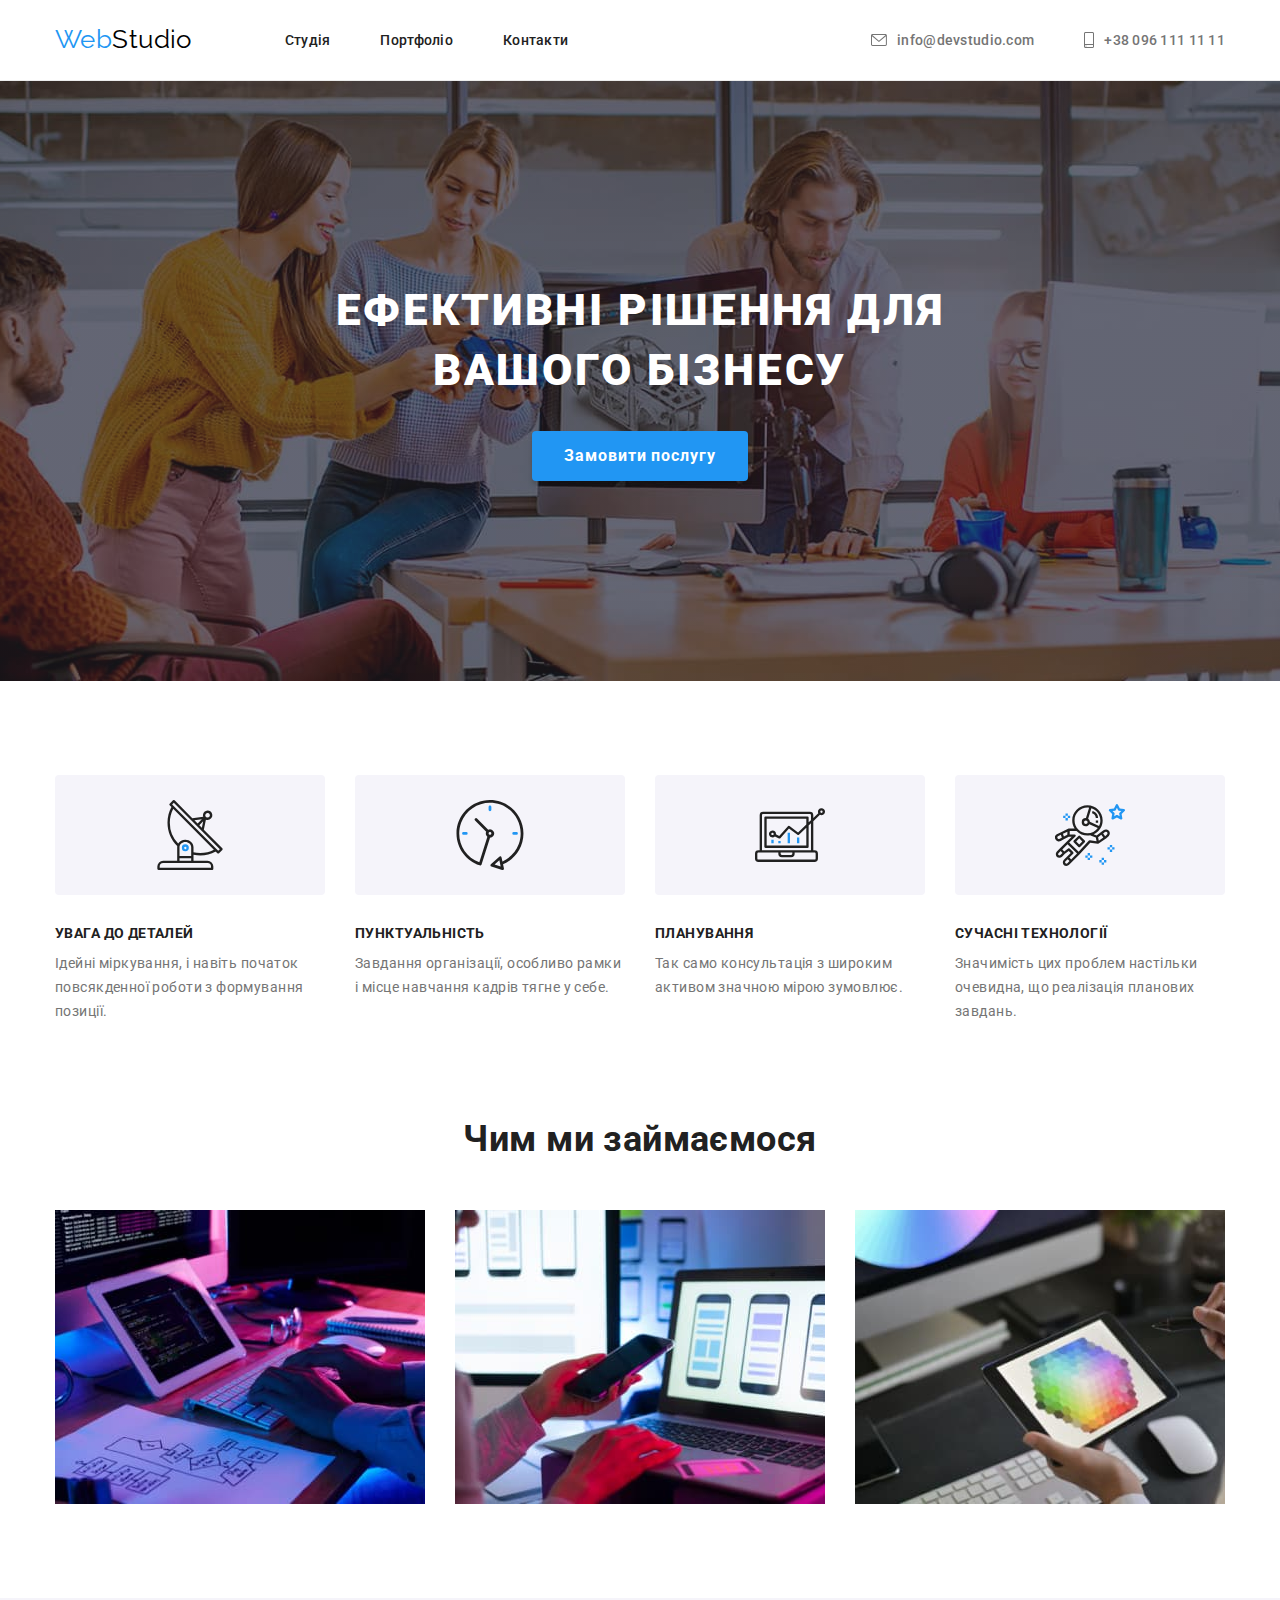
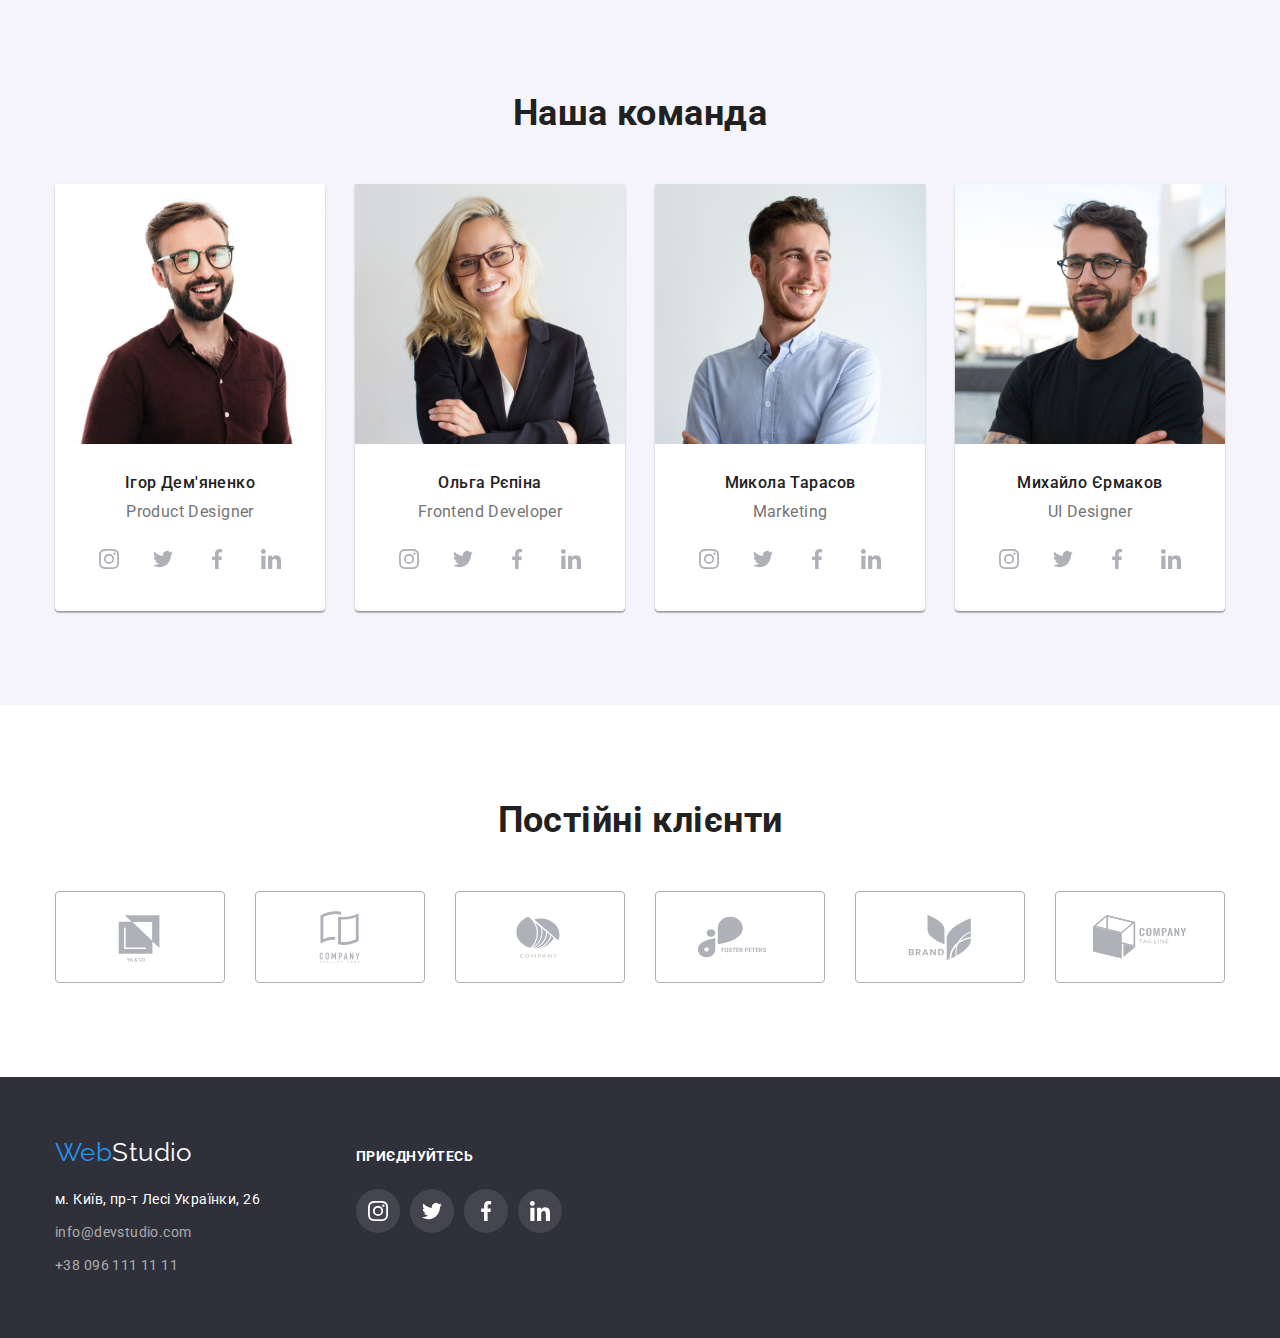
<file: index.html>
<!DOCTYPE html>
<html lang="uk">
  <head>
    <link
      href="https://fonts.googleapis.com/css2?family=Raleway:wght@700&family=Roboto:wght@400;500;700;900&display=swap"
      rel="stylesheet"
    />

    <meta charset="UTF-8" />
    <meta http-equiv="X-UA-Compatible" content="IE=edge" />
    <meta name="viewport" content="width=device-width, initial-scale=1.0" />
    <title>Студія</title>

    <link
      rel="stylesheet"
      href="https://cdnjs.cloudflare.com/ajax/libs/modern-normalize/1.1.0/modern-normalize.min.css"
    />
    <link rel="stylesheet" href="./css/styles.css" />
  </head>

  <body>
    <!-- HEADER -->
    <header class="header">
      <div class="container">
        <nav class="main-nav">
          <a href="/" class="logo"><span class="logo-blue-part">Web</span>Studio</a>
          <ul class="site-nav list">
            <li class="item">
              <a href="./index.html" class="header-menu current">Студія</a>
            </li>
            <li class="item">
              <a href="./portfolio.html" class="header-menu">Портфоліо</a>
            </li>
            <li class="item">
              <a href="#" class="header-menu">Контакти</a>
            </li>
          </ul>
        </nav>

        <ul class="list header-contacts">
          <li class="item">
            <a href="mailto:info@devstudio.com" class="contact-mail link">
              <svg class="icon" width="16" height="12">
                <use href="./images/icons.svg#envelope"></use>
              </svg>
              info@devstudio.com
            </a>
          </li>

          <li class="item">
            <a href="tel:+380961111111" class="contact-phone link">
              <svg class="icon" width="10" height="16">
                <use href="./images/icons.svg#smartphone"></use>
              </svg>
              +38 096 111 11 11
            </a>
          </li>
        </ul>
      </div>
    </header>

    <main>
      <!-- HERO -->
      <section class="hero">
        <div class="container">
          <h1 class="hero-title">Ефективні рішення для<br />вашого бізнесу</h1>
          <button type="button" class="hero-btn">Замовити послугу</button>
        </div>
      </section>

      <!-- ADVANTAGES -->
      <section class="advantages section">
        <div class="container">
          <h2 class="visually-hidden">Переваги</h2>

          <ul class="list">
            <li class="advantages-unit">
              <div class="icon-field">
                <svg width="70" height="70">
                  <use href="./images/icons.svg#antenna"></use>
                </svg>
              </div>
              <h3 class="advantages-title">УВАГА ДО ДЕТАЛЕЙ</h3>
              <p class="advantages-description">
                Ідейні міркування, і навіть початок повсякденної роботи з формування позиції.
              </p>
            </li>

            <li class="advantages-unit">
              <div class="icon-field">
                <svg width="70" height="70">
                  <use href="./images/icons.svg#clock"></use>
                </svg>
              </div>
              <h3 class="advantages-title">ПУНКТУАЛЬНІСТЬ</h3>
              <p class="advantages-description">
                Завдання організації, особливо рамки і місце навчання кадрів тягне у себе.
              </p>
            </li>

            <li class="advantages-unit">
              <div class="icon-field">
                <svg width="70" height="70">
                  <use href="./images/icons.svg#diagram"></use>
                </svg>
              </div>
              <h3 class="advantages-title">ПЛАНУВАННЯ</h3>
              <p class="advantages-description">
                Так само консультація з широким активом значною мірою зумовлює.
              </p>
            </li>

            <li class="advantages-unit">
              <div class="icon-field">
                <svg width="70" height="70">
                  <use href="./images/icons.svg#astronaut"></use>
                </svg>
              </div>
              <h3 class="advantages-title">СУЧАСНІ ТЕХНОЛОГІЇ</h3>
              <p class="advantages-description">
                Значимість цих проблем настільки очевидна, що реалізація планових завдань.
              </p>
            </li>
          </ul>
        </div>
      </section>

      <!-- ABOUT -->
      <section class="about section">
        <div class="container">
          <h2 class="title">Чим ми займаємося</h2>

          <ul class="list">
            <li class="about-unit">
              <img
                class="picture"
                src="./images/developer.jpg"
                alt="Написання кода по алгоритму"
                width="370"
                height="294"
              />
            </li>

            <li class="about-unit">
              <img
                class="picture"
                src="./images/mobile-application-development.jpg"
                alt="Розробка мобільного додатка"
                width="370"
                height="294"
              />
            </li>

            <li class="about-unit">
              <img
                class="picture"
                src="./images/color-palette.jpg"
                alt="Палітра кольорів на планшеті"
                width="370"
                height="294"
              />
            </li>
          </ul>
        </div>
      </section>

      <!-- STAFF -->
      <section class="staff section">
        <div class="container">
          <h2 class="title">Наша команда</h2>

          <ul class="list">
            <li class="staff-unit">
              <img
                class="picture"
                src="./images/igor-demianenko.jpg"
                alt="Ігор Дем'яненко"
                width="270"
                height="260"
              />
              <div class="content">
                <h3 class="staff-name">Ігор Дем'яненко</h3>
                <p class="staff-role">Product Designer</p>

                <ul class="statt-icon">
                  <li>
                    <a href="#" rel="noreferrer noopener nofollow" class="icon">
                      <svg width="20" height="20">
                        <use href="./images/icons.svg#instagram"></use>
                      </svg>
                    </a>
                  </li>

                  <li>
                    <a href="#" rel="noreferrer noopener nofollow" class="icon">
                      <svg width="20" height="20">
                        <use href="./images/icons.svg#twitter"></use>
                      </svg>
                    </a>
                  </li>

                  <li>
                    <a href="#" rel="noreferrer noopener nofollow" class="icon">
                      <svg width="20" height="20">
                        <use href="./images/icons.svg#facebook"></use>
                      </svg>
                    </a>
                  </li>

                  <li>
                    <a href="#" rel="noreferrer noopener nofollow" class="icon">
                      <svg width="20" height="20">
                        <use href="./images/icons.svg#linkedin"></use>
                      </svg>
                    </a>
                  </li>
                </ul>
              </div>
            </li>

            <li class="staff-unit">
              <img
                class="picture"
                src="./images/olga-repina.jpg"
                alt="Ольга Рєпіна"
                width="270"
                height="260"
              />
              <div class="content">
                <h3 class="staff-name">Ольга Рєпіна</h3>
                <p class="staff-role">Frontend Developer</p>

                <ul class="statt-icon">
                  <li>
                    <a href="#" rel="noreferrer noopener nofollow" class="icon">
                      <svg width="20" height="20">
                        <use href="./images/icons.svg#instagram"></use>
                      </svg>
                    </a>
                  </li>

                  <li>
                    <a href="#" rel="noreferrer noopener nofollow" class="icon">
                      <svg width="20" height="20">
                        <use href="./images/icons.svg#twitter"></use>
                      </svg>
                    </a>
                  </li>

                  <li>
                    <a href="#" rel="noreferrer noopener nofollow" class="icon">
                      <svg width="20" height="20">
                        <use href="./images/icons.svg#facebook"></use>
                      </svg>
                    </a>
                  </li>

                  <li>
                    <a href="#" rel="noreferrer noopener nofollow" class="icon">
                      <svg width="20" height="20">
                        <use href="./images/icons.svg#linkedin"></use>
                      </svg>
                    </a>
                  </li>
                </ul>
              </div>
            </li>

            <li class="staff-unit">
              <img
                class="picture"
                src="./images/mykola-tarasov.jpg"
                alt="Микола Тарасов"
                width="270"
                height="260"
              />
              <div class="content">
                <h3 class="staff-name">Микола Тарасов</h3>
                <p class="staff-role">Marketing</p>

                <ul class="statt-icon">
                  <li>
                    <a href="#" rel="noreferrer noopener nofollow" class="icon">
                      <svg width="20" height="20">
                        <use href="./images/icons.svg#instagram"></use>
                      </svg>
                    </a>
                  </li>

                  <li>
                    <a href="#" rel="noreferrer noopener nofollow" class="icon">
                      <svg width="20" height="20">
                        <use href="./images/icons.svg#twitter"></use>
                      </svg>
                    </a>
                  </li>

                  <li>
                    <a href="#" rel="noreferrer noopener nofollow" class="icon">
                      <svg width="20" height="20">
                        <use href="./images/icons.svg#facebook"></use>
                      </svg>
                    </a>
                  </li>

                  <li>
                    <a href="#" rel="noreferrer noopener nofollow" class="icon">
                      <svg width="20" height="20">
                        <use href="./images/icons.svg#linkedin"></use>
                      </svg>
                    </a>
                  </li>
                </ul>
              </div>
            </li>

            <li class="staff-unit">
              <img
                class="picture"
                src="./images/mykhailo-ermakov.jpg"
                alt="Михайло Єрмаков"
                width="270"
                height="260"
              />
              <div class="content">
                <h3 class="staff-name">Михайло Єрмаков</h3>
                <p class="staff-role">UI Designer</p>

                <ul class="statt-icon">
                  <li>
                    <a href="#" rel="noreferrer noopener nofollow" class="icon">
                      <svg width="20" height="20">
                        <use href="./images/icons.svg#instagram"></use>
                      </svg>
                    </a>
                  </li>

                  <li>
                    <a href="#" rel="noreferrer noopener nofollow" class="icon">
                      <svg width="20" height="20">
                        <use href="./images/icons.svg#twitter"></use>
                      </svg>
                    </a>
                  </li>

                  <li>
                    <a href="#" rel="noreferrer noopener nofollow" class="icon">
                      <svg width="20" height="20">
                        <use href="./images/icons.svg#facebook"></use>
                      </svg>
                    </a>
                  </li>

                  <li>
                    <a href="#" rel="noreferrer noopener nofollow" class="icon">
                      <svg width="20" height="20">
                        <use href="./images/icons.svg#linkedin"></use>
                      </svg>
                    </a>
                  </li>
                </ul>
              </div>
            </li>
          </ul>
        </div>
      </section>

      <!-- CLIENTS -->
      <section class="clients-section section">
        <div class="container">
          <h2 class="title">Постійні клієнти</h2>
          <ul class="clients">
            <li class="client-icon">
              <a href="#" rel="noreferrer noopener nofollow" class="icon">
                <svg width="106" height="60">
                  <use href="./images/icons.svg#client-one"></use>
                </svg>
              </a>
            </li>
            <li class="client-icon">
              <a href="#" rel="noreferrer noopener nofollow" class="icon">
                <svg width="106" height="60">
                  <use href="./images/icons.svg#client-two"></use>
                </svg>
              </a>
            </li>
            <li class="client-icon">
              <a href="#" rel="noreferrer noopener nofollow" class="icon">
                <svg width="106" height="60">
                  <use href="./images/icons.svg#client-three"></use>
                </svg>
              </a>
            </li>
            <li class="client-icon">
              <a href="#" rel="noreferrer noopener nofollow" class="icon">
                <svg width="106" height="60">
                  <use href="./images/icons.svg#client-four"></use>
                </svg>
              </a>
            </li>
            <li class="client-icon">
              <a href="#" rel="noreferrer noopener nofollow" class="icon">
                <svg width="106" height="60">
                  <use href="./images/icons.svg#client-five"></use>
                </svg>
              </a>
            </li>
            <li class="client-icon">
              <a href="#" rel="noreferrer noopener nofollow" class="icon">
                <svg width="106" height="60">
                  <use href="./images/icons.svg#client-six"></use>
                </svg>
              </a>
            </li>
          </ul>
        </div>
      </section>
    </main>

    <!-- FOOTER -->
    <footer class="footer">
      <div class="container">
        <div>
          <a href="/" class="logo"><span class="logo-blue-part">Web</span>Studio</a>
          <address>
            <ul class="list footer-contacts">
              <li class="item">
                <a href="#" class="footer-location">м. Київ, пр-т Лесі Українки, 26</a>
              </li>
              <li class="item">
                <a href="mailto:info@devstudio.com" class="footer-mail">info@devstudio.com</a>
              </li>
              <li class="item">
                <a href="tel:+380961111111" class="footer-phone">+38 096 111 11 11</a>
              </li>
            </ul>
          </address>
        </div>

        <div class="join-us">
          <p class="join">приєднуйтесь</p>

          <ul class="footer-icons">
            <li>
              <a href="#" rel="noreferrer noopener nofollow" class="join-icon">
                <svg width="20" height="20">
                  <use href="./images/icons.svg#instagram"></use>
                </svg>
              </a>
            </li>

            <li>
              <a href="#" rel="noreferrer noopener nofollow" class="join-icon">
                <svg width="20" height="20">
                  <use href="./images/icons.svg#twitter"></use>
                </svg>
              </a>
            </li>

            <li>
              <a href="#" rel="noreferrer noopener nofollow" class="join-icon">
                <svg width="20" height="20">
                  <use href="./images/icons.svg#facebook"></use>
                </svg>
              </a>
            </li>

            <li>
              <a href="#" rel="noreferrer noopener nofollow" class="join-icon">
                <svg width="20" height="20">
                  <use href="./images/icons.svg#linkedin"></use>
                </svg>
              </a>
            </li>
          </ul>
        </div>
      </div>
    </footer>
  </body>
</html>
</file>
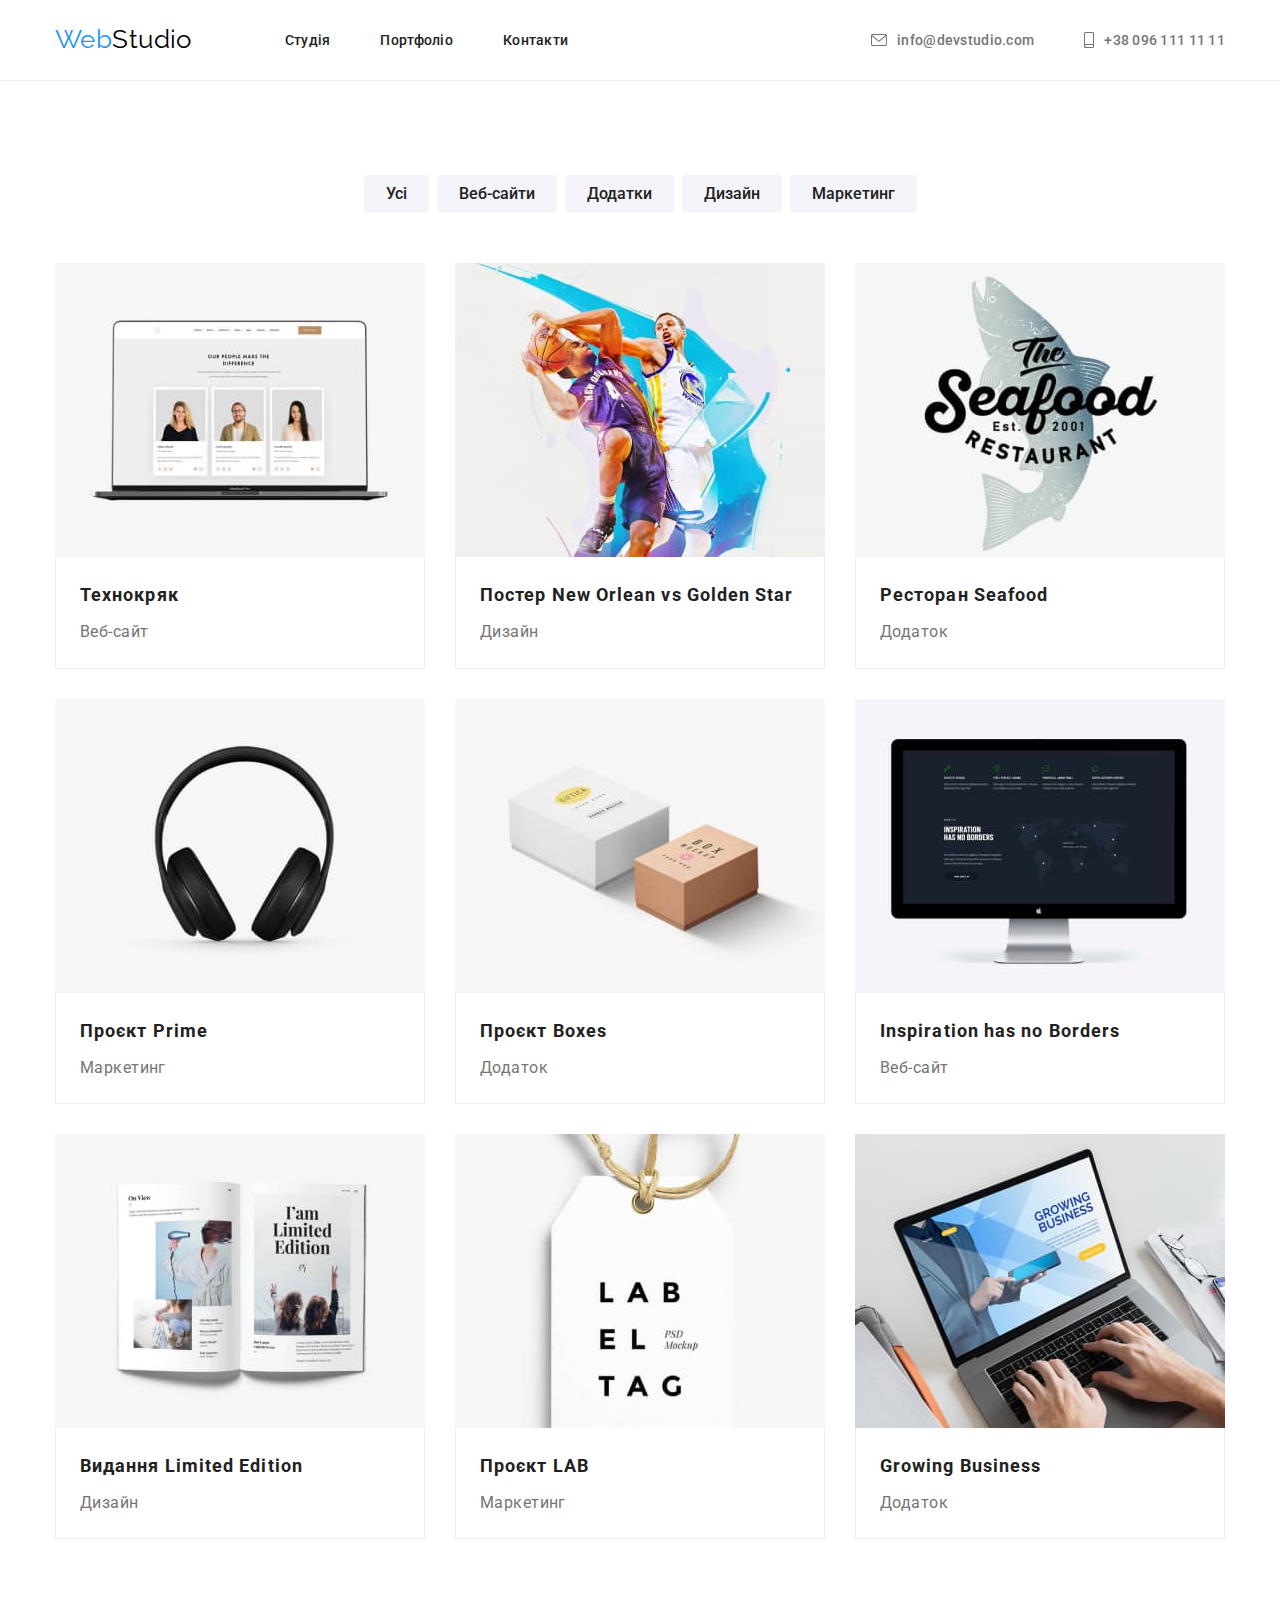
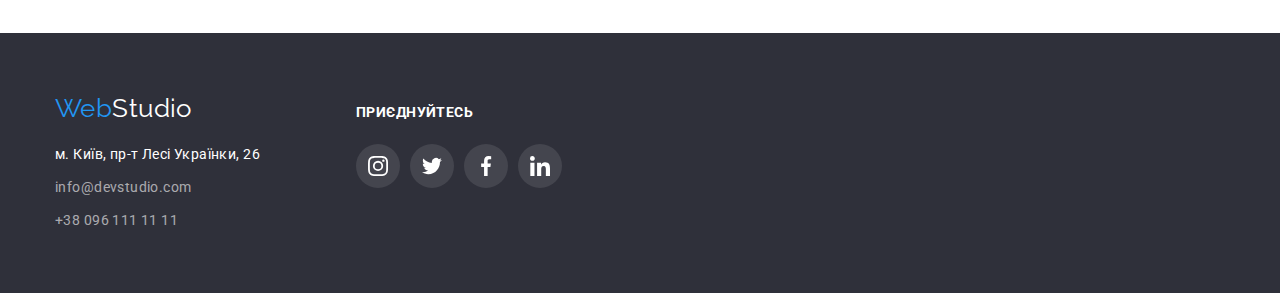
<file: portfolio.html>
<!DOCTYPE html>
<html lang="uk">
  <head>
    <link
      href="https://fonts.googleapis.com/css2?family=Raleway:wght@700&family=Roboto:wght@400;500;700;900&display=swap"
      rel="stylesheet"
    />

    <meta charset="UTF-8" />
    <meta http-equiv="X-UA-Compatible" content="IE=edge" />
    <meta name="viewport" content="width=device-width, initial-scale=1.0" />
    <title>Портфоліо</title>

    <link
      rel="stylesheet"
      href="https://cdnjs.cloudflare.com/ajax/libs/modern-normalize/1.1.0/modern-normalize.min.css"
    />

    <link rel="stylesheet" href="./css/styles.css" />
  </head>
  <body>
    <!-- HEADER -->
    <header class="header">
      <div class="container">
        <nav class="main-nav">
          <a href="/" class="logo"><span class="logo-blue-part">Web</span>Studio</a>
          <ul class="site-nav list">
            <li class="item">
              <a href="./index.html" class="header-menu">Студія</a>
            </li>
            <li class="item">
              <a href="./portfolio.html" class="header-menu current">Портфоліо</a>
            </li>
            <li class="item">
              <a href="#" class="header-menu">Контакти</a>
            </li>
          </ul>
        </nav>

        <ul class="list header-contacts">
          <li class="item">
            <a href="mailto:info@devstudio.com" class="contact-mail link">
              <svg class="icon" width="16" height="12">
                <use href="./images/icons.svg#envelope"></use>
              </svg>
              info@devstudio.com
            </a>
          </li>

          <li class="item">
            <a href="tel:+380961111111" class="contact-phone link">
              <svg class="icon" width="10" height="16">
                <use href="./images/icons.svg#smartphone"></use>
              </svg>
              +38 096 111 11 11
            </a>
          </li>
        </ul>
      </div>
    </header>

    <main>
      <!-- PROJECTS -->
      <section class="projects section">
        <div class="container">
          <h1 class="visually-hidden">проекти</h1>

          <!-- projects-filter -->
          <ul class="list filter-buttons">
            <li class="item">
              <button type="button" class="btn">Усі</button>
            </li>

            <li class="item">
              <button type="button" class="btn">Веб-сайти</button>
            </li>

            <li class="item">
              <button type="button" class="btn">Додатки</button>
            </li>

            <li class="item">
              <button type="button" class="btn">Дизайн</button>
            </li>

            <li class="item">
              <button type="button" class="btn">Маркетинг</button>
            </li>
          </ul>

          <!-- project-units -->
          <div class="projects-container">
            <ul class="list">
              <li class="project-unit">
                <a href="#" class="project"
                  ><img
                    class="picture"
                    src="./images/staff.jpg"
                    alt="команда на екрані"
                    width="370"
                    height="294"
                  />
                  <div class="project-content">
                    <h2 class="project-name">Технокряк</h2>
                    <p class="project-description">Веб-сайт</p>
                  </div>
                </a>
              </li>

              <li class="project-unit">
                <a href="#" class="project">
                  <img
                    class="picture"
                    src="./images/basketball.jpg"
                    alt="баскетбол"
                    width="370"
                    height="294"
                  />
                  <div class="project-content">
                    <h2 class="project-name">Постер New Orlean vs Golden Star</h2>
                    <p class="project-description">Дизайн</p>
                  </div>
                </a>
              </li>

              <li class="project-unit">
                <a href="#" class="project"
                  ><img
                    class="picture"
                    src="./images/seafood-restaurant.jpg"
                    alt="ресторан seafood"
                    width="370"
                    height="294"
                  />
                  <div class="project-content">
                    <h2 class="project-name">Ресторан Seafood</h2>
                    <p class="project-description">Додаток</p>
                  </div></a
                >
              </li>

              <li class="project-unit">
                <a href="#" class="project"
                  ><img
                    class="picture"
                    src="./images/headphones.jpg"
                    alt="навушники"
                    width="370"
                    height="294"
                  />
                  <div class="project-content">
                    <h2 class="project-name">Проєкт Prime</h2>
                    <p class="project-description">Маркетинг</p>
                  </div></a
                >
              </li>

              <li class="project-unit">
                <a href="#" class="project"
                  ><img
                    class="picture"
                    src="./images/boxes.jpg"
                    alt="коробки"
                    width="370"
                    height="294"
                  />
                  <div class="project-content">
                    <h2 class="project-name">Проєкт Boxes</h2>
                    <p class="project-description">Додаток</p>
                  </div></a
                >
              </li>

              <li class="project-unit">
                <a href="#" class="project"
                  ><img
                    class="picture"
                    src="./images/inspiration.jpg"
                    alt="екран натхнення"
                    width="370"
                    height="294"
                  />
                  <div class="project-content">
                    <h2 class="project-name">Inspiration has no Borders</h2>
                    <p class="project-description">Веб-сайт</p>
                  </div></a
                >
              </li>

              <li class="project-unit">
                <a href="#" class="project"
                  ><img
                    class="picture"
                    src="./images/magazine.jpg"
                    alt="журнал"
                    width="370"
                    height="294"
                  />
                  <div class="project-content">
                    <h2 class="project-name">Видання Limited Edition</h2>
                    <p class="project-description">Дизайн</p>
                  </div></a
                >
              </li>

              <li class="project-unit">
                <a href="#" class="project"
                  ><img
                    class="picture"
                    src="./images/label.jpg"
                    alt="ярлик"
                    width="370"
                    height="294"
                  />
                  <div class="project-content">
                    <h2 class="project-name">Проєкт LAB</h2>
                    <p class="project-description">Маркетинг</p>
                  </div>
                </a>
              </li>

              <li class="project-unit">
                <a href="#" class="project"
                  ><img
                    class="picture"
                    src="./images/growing-business.jpg"
                    alt="зростаючий бізнес"
                    width="370"
                    height="294"
                  />
                  <div class="project-content">
                    <h2 class="project-name">Growing Business</h2>
                    <p class="project-description">Додаток</p>
                  </div></a
                >
              </li>
            </ul>
          </div>
        </div>
      </section>
    </main>

    <!-- FOOTER -->
    <footer class="footer">
      <div class="container">
        <div>
          <a href="/" class="logo"><span class="logo-blue-part">Web</span>Studio</a>
          <address>
            <ul class="list footer-contacts">
              <li class="item">
                <a href="#" class="footer-location">м. Київ, пр-т Лесі Українки, 26</a>
              </li>
              <li class="item">
                <a href="mailto:info@devstudio.com" class="footer-mail">info@devstudio.com</a>
              </li>
              <li class="item">
                <a href="tel:+380961111111" class="footer-phone">+38 096 111 11 11</a>
              </li>
            </ul>
          </address>
        </div>

        <div class="join-us">
          <p class="join">приєднуйтесь</p>

          <ul class="footer-icons">
            <li>
              <a href="#" rel="noreferrer noopener nofollow" class="join-icon">
                <svg width="20" height="20">
                  <use href="./images/icons.svg#instagram"></use>
                </svg>
              </a>
            </li>

            <li>
              <a href="#" rel="noreferrer noopener nofollow" class="join-icon">
                <svg width="20" height="20">
                  <use href="./images/icons.svg#twitter"></use>
                </svg>
              </a>
            </li>

            <li>
              <a href="#" rel="noreferrer noopener nofollow" class="join-icon">
                <svg width="20" height="20">
                  <use href="./images/icons.svg#facebook"></use>
                </svg>
              </a>
            </li>

            <li>
              <a href="#" rel="noreferrer noopener nofollow" class="join-icon">
                <svg width="20" height="20">
                  <use href="./images/icons.svg#linkedin"></use>
                </svg>
              </a>
            </li>
          </ul>
        </div>
      </div>
    </footer>
  </body>
</html>
</file>
<file: css/styles.css>
:root {
    --main-text-color: #757575;
    --secondary-text-color: #212121;
    --border-color: #ECECEC;
    --color-in-action: #2196F3;
    --ftr-background-color: #2F303A;
    --hero-button-background-color: #188CE8;
    --white-color: #FFFFFF;
    --black-color: #000000;
    --main-background-color: #F5F4FA;
    --ftr-contact-text-color: rgba(255, 255, 255, 0.6);
    --project-border-color: #EEEEEE;
    --icons-grey: #AFB1B8;
    }

body {
    font-family: 'Roboto', 'Helvetica Neue', 'Verdana', 'Tahoma', sans-serif;
    color: var(--secondary-text-color);
    font-size: 14px;
    letter-spacing: 0.03em;
    background-color: var(--white-color);
}

h1,
h2,
h3,
h4,
h5,
h6,
p,
ul {
    margin: 0;padding: 0;
}

.container {
    width: 1200px;

    margin-left: auto;
    margin-right: auto;
    padding-left: 15px;
    padding-right: 15px;
}

.section {
    padding-top: 94px;
    padding-bottom: 94px;
}

.list {
    list-style: none;
}

.header {
    border-bottom: 1px solid var(--border-color);
}

.header .logo {
    margin-right: 93px;
    padding-top: 24px;
    padding-bottom: 25px;
}

.logo {
    font-family: 'Raleway', sans-serif;
    font-size: 26px;
    line-height: 1.17;
    text-decoration: none;
    color: var(--black-color);
}

.logo-blue-part {
    color: var(--color-in-action);
}

.site-nav {
    display: flex;
}

.site-nav .item:not(:last-child) {
    margin-right: 50px;
}

.header-menu {
    display: block;
    padding-top: 32px;
    padding-bottom: 32px;

    text-decoration: none;
    font-weight: 500;
    line-height: 1.17;
    letter-spacing: 0.02em;
    color: var(--secondary-text-color);
}

.current:visited,
.header-menu:hover,
.header-menu:focus {
    color: var(--color-in-action);
}

.header .container,
.main-nav {
    display: flex;
    align-items: center;
}

.header-contacts {
    display: flex;
    margin-left: auto;
}

.header-contacts .link {
    display: flex;
    align-items: center;

    color: var(--main-text-color);

    text-decoration: none;
    font-weight: 500;
    line-height: 1.17;
    letter-spacing: 0.02em;
}

.header-contacts .item + .item {
    margin-left: 50px;
}

.header-contacts .link:hover,
.header-contacts .link:focus {
    color: var(--color-in-action);
}

.header-contacts .icon {
    margin-right: 10px;
    fill: currentColor;
}

.footer {
    padding-top: 60px;
    padding-bottom: 60px;

    background-color: var(--ftr-background-color);
}

.footer .container {
    display: flex;

    align-items: baseline;
}

.footer .logo,
.footer-location,
.footer-mail{
    display: block;
}

.footer .logo {
    margin-bottom: 20px;

    color: var(--white-color);
}

.footer-location,
.footer-mail {
    margin-bottom: 9px;
}

.footer-contacts {
    line-height: 1.71;
    width: 231px;

}

.footer-location {
    text-decoration: none;
    color: var(--white-color);
    font-style: normal;
}

.footer-mail,
.footer-phone {
    text-decoration: none;
    color: var(--ftr-contact-text-color);
    font-style: normal;
}

.footer-location:hover, .footer-location:focus,
.footer-mail:hover, .footer-mail:focus,
.footer-phone:hover, .footer-phone:focus {
    color: var(--color-in-action);
}

.join-us {
    margin-left: 70px;
}

.footer .join {
    font-weight: 700;
    line-height: 1.7;
    color: var(--white-color);
    text-transform: uppercase;

    margin-bottom: 20px;
}

.footer-icons {
    display: flex;
    gap: 10px;

    justify-content: center;

    list-style: none;
    margin: 0;
}

.footer-icons .join-icon {
    display: flex;

    align-items: center;
    justify-content: center;

    fill: var(--white-color);

    background-color: rgba(255, 255, 255, 0.1);

    width: 44px;
    height: 44px;
    border-radius: 50%;
}



.footer-icons .join-icon:hover {
    background-color: var(--color-in-action);

    width: 44px;
    height: 44px;

    fill: var(--white-color);
}

.hero {
    height: 600px;
    max-width: 1600px;

    padding-top: 200px;
    padding-bottom: 200px;

    background-image: linear-gradient(to right, rgba(47, 48, 58, 0.4), rgba(47, 48, 58, 0.4)), url('../images/hero-image.jpg');
    background-repeat: no-repeat;
    background-size: cover;
    background-position: center;

    text-align: center;
}

.hero-title {
    margin-top: 0;
    margin-bottom: 30px;

    color: var(--white-color);
    font-weight: 900;
    font-size: 44px;
    line-height: 1.36;
    letter-spacing: 0.06em;
    text-transform: uppercase;
}

.hero-btn {
    display: flex;
    justify-content: center;
    align-items: center;

    width: 216px;
    height: 50px;

    border-radius: 4px;
    border: none;

    margin-left: auto;
    margin-right: auto;

    font-family: inherit;
    cursor: pointer;
    color: var(--white-color);
    font-weight: 700;
    font-size: 16px;
    line-height: 1.88;
    letter-spacing: 0.06em;

    background-color: var(--color-in-action);
    box-shadow: 0px 4px 4px rgba(0, 0, 0, 0.15);
}

.hero-btn:hover,
.hero-btn:focus {
    background-color: var(--hero-button-background-color);
}

.title {
    color: var(--secondary-text-color);
    font-weight: 700;
    font-size: 36px;
    line-height: 1.17;
    text-align: center;
}

.visually-hidden {
    position: absolute;
    width: 1px;
    height: 1px;
    margin: -1px;
    border: 0;
    padding: 0;
    clip: rect(0 0 0 0);
    overflow: hidden;
}

.advantages {
    padding-bottom: 0;
}

.advantages .list,
.projects-container .list,
.about .list,
.staff .list {
    display: flex;
    gap: 30px;
}

.advantages-unit,
.staff-unit {
    flex-basis: calc((100% - 90px) / 4);
}

.advantages-unit .icon-field {
    display: flex;

    justify-content: center;
    align-items: center;

    width: 270px;
    height: 120px;

    margin-bottom: 30px;


    background: var(--main-background-color);
    border-radius: 4px;
}

.advantages-title {
    margin-bottom: 10px;

    color: var(--secondary-text-color);
    font-weight: 700;
    line-height: 1.17;
    font-size: 14px;
}

.advantages-description {
    color: var(--main-text-color);
    line-height: 1.71;
}

.about-unit {
    flex-basis: calc((100% - 60px) / 3);
}

.picture {
    display: block;
}

.staff {
    background-color: var(--main-background-color);
}

.about .title, 
.staff .title,
.clients-section .title {
    margin-bottom: 50px;
}

.staff-unit {
    text-align: center;

    background-color: var(--white-color);
    box-shadow: 0px 1px 3px rgba(0, 0, 0, 0.12), 0px 1px 1px rgba(0, 0, 0, 0.14), 0px 2px 1px rgba(0, 0, 0, 0.2);
    border-radius: 0px 0px 4px 4px;
}

.staff .content {
    padding-top: 30px;
    padding-bottom: 30px;
}

.staff-name {
    margin-bottom: 10px;

    color: var(--secondary-text-color);
    font-weight: 500;
    font-size: 16px;
    line-height: 1.17;
}

.staff-role {
    color: var(--main-text-color);
    font-size: 16px;
    line-height: 1.17;
    margin-bottom: 16px;
}

.staff .statt-icon {
    display: flex;
    gap: 10px;

    justify-content: center;

    list-style: none;
    margin: 0;
}

.staff .icon {
    display: flex;

    align-items: center;
    justify-content: center;

    fill: var(--icons-grey);

    background-color: inherit;
    
    width: 44px;
    height: 44px;
    border-radius: 50%;
}

.staff .icon:hover {
    background-color: var(--color-in-action);

    fill: var(--white-color);
}

.clients {
    display: flex;
    gap: 30px;
    list-style: none;
    margin: 0;
    padding: 0;
}

.clients .client-icon {
    flex-basis: calc((100% - 150px) / 6);
    height: 92px;

    border: 1px solid var(--icons-grey);
    border-radius: 4px;
}

.clients .client-icon:hover,
.clients .client-icon:focus {
    border-color: var(--color-in-action);
}

.clients .icon {
    display: flex;
    justify-content: center;
    align-items: center;

    width: inherit;
    height: inherit;

    margin-left: auto;
    margin-right: auto;

    fill: var(--icons-grey);
}

.clients .icon:hover,
.clients .icon:focus {
    fill: var(--color-in-action)
}

.filter-buttons {
    display: flex;
    justify-content: center;
    margin-bottom: 50px;
}

.filter-buttons .btn {
    padding: 6px 22px;

    font-family: inherit;
    cursor: pointer;
    color: var(--secondary-text-color);
    font-weight: 500;
    font-size: 16px;
    line-height: 1.63;
    background-color: var(--main-background-color);
    border-radius: 4px;
    border: none;
}

.filter-buttons .item:not(:last-child) {
    margin-right: 8px;
}

.filter-buttons .btn:hover,
.filter-buttons .btn:focus {
    color: var(--white-color);
    background-color: var(--color-in-action);
    box-shadow: 0px 4px 4px rgba(0, 0, 0, 0.25);
}

.projects {
    margin-left: auto;
    margin-right: auto;
}

.projects-container .list {
    flex-wrap: wrap;
}

.project-unit {
    flex-basis: calc((100% - 60px) / 3);
}

.project-unit:hover {
    box-shadow: 0px 1px 1px rgba(0, 0, 0, 0.12), 0px 4px 4px rgba(0, 0, 0, 0.06), 1px 4px 6px rgba(0, 0, 0, 0.16);
}

.project-unit .project-content {
    border: 1px solid var(--project-border-color);
    border-top-style: none;
    padding: 20px 24px;
}

.project {
    text-decoration: none;
}

.project-name {
    margin-bottom: 4px;
    color: var(--secondary-text-color);
    font-weight: 700;
    font-size: 18px;
    line-height: 2;
    letter-spacing: 0.06em;
}
.project-description {
    color: var(--main-text-color);
    font-size: 16px;
    line-height: 1.88;
}
</file>
